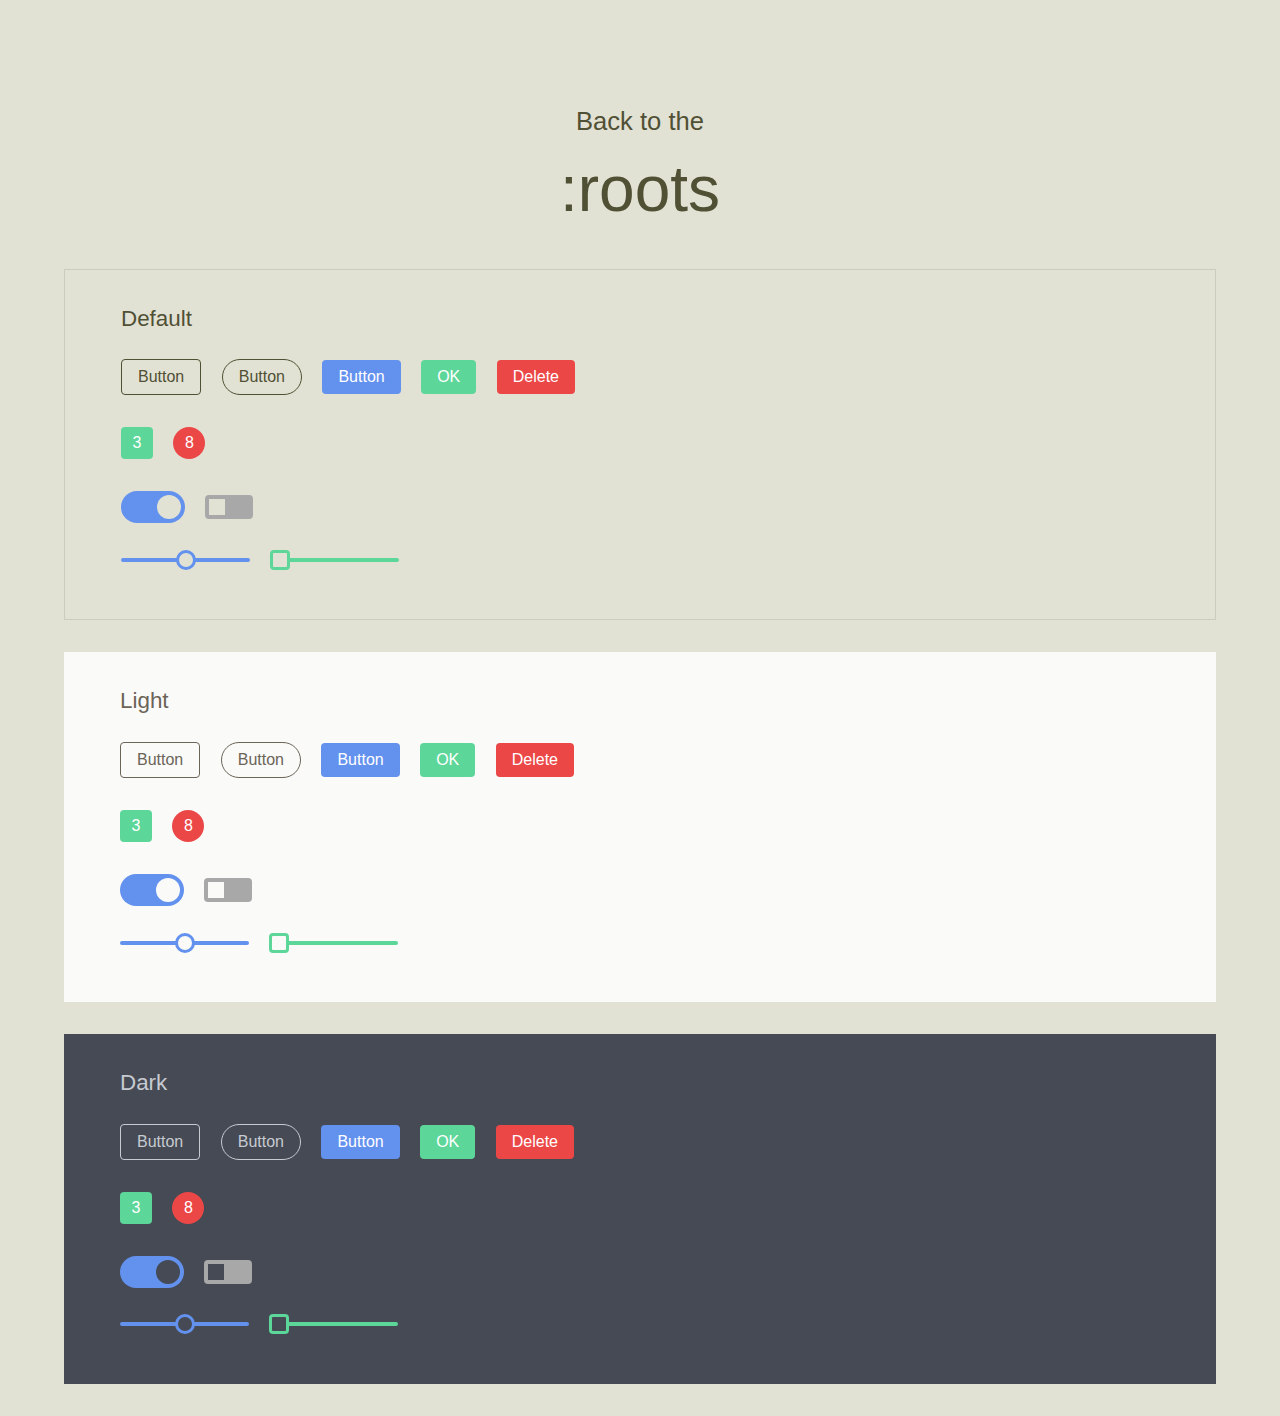
<file: styleguide/index.html>
<!doctype html>
<html>
<head>
  <meta charset="utf-8">
  <title>:roots - Styleguide</title>
  <meta name="viewport" content="width=device-width, initial-scale=1">
  <link rel="stylesheet" href="../app/css/index.css">
  <link rel="stylesheet" href="styleguide.css">
</head>

<body class="App">

  <h3>Back to the</h3>
  <h1>:roots</h1>

  <div theme="default">

    <h2>Default</h3>

    <section>
      <button class="Button">Button</button>
      <button class="Button is-pill">Button</button>
      <button class="Button is-primary">Button</button>
      <button class="Button is-success">OK</button>
      <button class="Button is-error">Delete</button>
    </section>

    <section>
      <span class="Badge is-success">3</span>
      <span class="Badge is-error is-pill">8</span>
    </section>

    <section>
      <input class="Toggle" type="checkbox" checked>
      <input class="Toggle is-block" type="checkbox">
    </section>

    <section>
      <input class="Slider" type="range">
      <input class="Slider is-block is-success" type="range" value="0">
    </section>

  </div>


  <div theme="light">

    <h2>Light</h3>

    <section>
      <button class="Button">Button</button>
      <button class="Button is-pill">Button</button>
      <button class="Button is-primary">Button</button>
      <button class="Button is-success">OK</button>
      <button class="Button is-error">Delete</button>
    </section>

    <section>
      <span class="Badge is-success">3</span>
      <span class="Badge is-error is-pill">8</span>
    </section>

    <section>
      <input class="Toggle" type="checkbox" checked>
      <input class="Toggle is-block" type="checkbox">
    </section>

    <section>
      <input class="Slider" type="range">
      <input class="Slider is-block is-success" type="range" value="0">
    </section>

  </div>


  <div theme="dark">

    <h2>Dark</h2>

    <section>
      <button class="Button">Button</button>
      <button class="Button is-pill">Button</button>
      <button class="Button is-primary">Button</button>
      <button class="Button is-success">OK</button>
      <button class="Button is-error">Delete</button>
    </section>

    <section>
      <span class="Badge is-success">3</span>
      <span class="Badge is-error is-pill">8</span>
    </section>

    <section>
      <input class="Toggle" type="checkbox" checked>
      <input class="Toggle is-block" type="checkbox">
    </section>

    <section>
      <input class="Slider" type="range">
      <input class="Slider is-block is-success" type="range" value="0">
    </section>

  </div>

  <script src="http://localhost:35729/livereload.js"></script>
</body>
</html>
</file>
<file: app/css/index.css>
/*
 * Main CSS file
 */
/*
 * Utils
 */
.u-clearFix::before {
  content: "";
  display: table;
}
.u-clearFix::after {
  clear: both;
}

/*
 * App
 */
*,
*:before,
*:after {
  box-sizing: border-box;
}

:root {
  font-size: 16px;
  font-family: Avenir, sans-serif;
  line-height: 1.5;
  color: #505035;
  background-color: #e2e2d4;
}

.App {
  margin: 0;
  font-size: 16px;
}

[theme="light"] {
  color: #6b6457;
  background-color: #fafaf9;
}

[theme="dark"] {
  color: #c7cad1;
  background-color: #454a54;
}

/*
 * Button
 */
.Button {
  display: inline-block;
  margin: .5rem;
  padding: .5em 1em;
  text-align: center;
  font-family: inherit;
  font-size: inherit;
  text-decoration: none;
  outline: 0;
  border: 1px solid;
  color: inherit;
  cursor: pointer;
  border-radius: 4px;
  background-color: transparent;
}
.Button.is-primary {
  border: none;
  color: white;
  background-color: #6391ee;
}
.Button.is-success {
  border: none;
  color: white;
  background-color: #5cd699;
}
.Button.is-error {
  border: none;
  color: white;
  background-color: #eb4747;
}
.Button.is-pill {
  border-radius: 2em;
}

/*
 * Badge
 */
.Badge {
  display: inline-block;
  margin: .5rem;
  min-width: 2em;
  line-height: 2em;
  text-align: center;
  color: white;
  border-radius: 4px;
  background-color: #6391ee;
}
.Badge.is-success {
  background-color: #5cd699;
}
.Badge.is-error {
  background-color: #eb4747;
}
.Badge.is-pill {
  border-radius: 2em;
}

/*
 * Toggle
 */
.Toggle {
  -webkit-appearance: none;
  display: inline-block;
  position: relative;
  vertical-align: middle;
  width: 4em;
  height: 2em;
  margin: .5rem;
  font-size: inherit;
  color: #6391ee;
  outline: none;
  cursor: pointer;
  -webkit-user-select: none;
  -webkit-tap-highlight-color: transparent;
  -webkit-transition: background-color 0.2s cubic-bezier(0.5, 0.15, 0.2, 1);
          transition: background-color 0.2s cubic-bezier(0.5, 0.15, 0.2, 1);
  border-radius: 2em;
  background-color: #a8a8a8;
}
.Toggle:checked {
  background-color: #6391ee;
}
.Toggle:before {
  content: "";
  position: absolute;
  box-sizing: border-box;
  -moz-box-sizing: border-box;
  display: inline-block;
  left: 0;
  margin: 0;
  width: 2em;
  height: inherit;
  border-radius: inherit;
  border: 4px solid transparent;
  background-clip: content-box;
  background-color: #e2e2d4;
  -webkit-transition: -webkit-transform 0.2s cubic-bezier(0.5, 0.15, 0.2, 1);
          transition: transform 0.2s cubic-bezier(0.5, 0.15, 0.2, 1);
}
.Toggle:checked:before {
  -webkit-transform: translate3d(100%, 0, 0);
          transform: translate3d(100%, 0, 0);
}
[theme="light"] .Toggle:before {
  background-color: #fafaf9;
}
[theme="dark"] .Toggle:before {
  background-color: #454a54;
}
.Toggle.is-block {
  border-radius: 4px;
  font-size: .75em;
}

/*
 * Slider
 */
.Slider {
  -webkit-appearance: none;
  vertical-align: middle;
  margin: .5rem;
  height: 4px;
  font-size: inherit;
  background: currentColor;
  outline: none;
  border-radius: 4px;
  color: #6391ee;
}
.Slider.is-success {
  color: #5cd699;
}
.Slider::-webkit-slider-thumb {
  -webkit-appearance: none;
  width: 1.25em;
  height: 1.25em;
  border-radius: 1.25em;
  border: 3px solid;
  background-color: #e2e2d4;
  -webkit-transition: -webkit-transform .32s;
          transition: transform .32s;
}
.Slider:active::-webkit-slider-thumb {
  -webkit-transform: scale(1.4);
          transform: scale(1.4);
  -webkit-transition-duration: .06s;
          transition-duration: .06s;
}
.Slider.is-block::-webkit-slider-thumb {
  border-radius: 4px;
}
[theme="light"] .Slider::-webkit-slider-thumb {
  background-color: #fafaf9;
}
[theme="dark"] .Slider::-webkit-slider-thumb {
  background-color: #454a54;
}
</file>
<file: styleguide/styleguide.css>
/* Styles specific to the Styleguide */

body {
  padding: 0 4rem;
}

a {
  color: _color;
}

h3 {
  margin: 4em 0 0 0;
  font-size: 1.6em;
  font-weight: 300;
  text-align: center;
}
h1 {
  margin: 0;
  font-size: 4em;
  font-weight: 300;
  text-align: center;
}
h2 {
  margin: 0 1.5rem;
  font-size: 1.4em;
  font-weight: 300;
}

section {
  margin: 1rem;
}

[theme] {
  margin: 2rem 0;
  padding: 2rem;
}

[theme="default"] {
  border: 1px solid hsla(0,0%,0%,.1);
}
</file>
